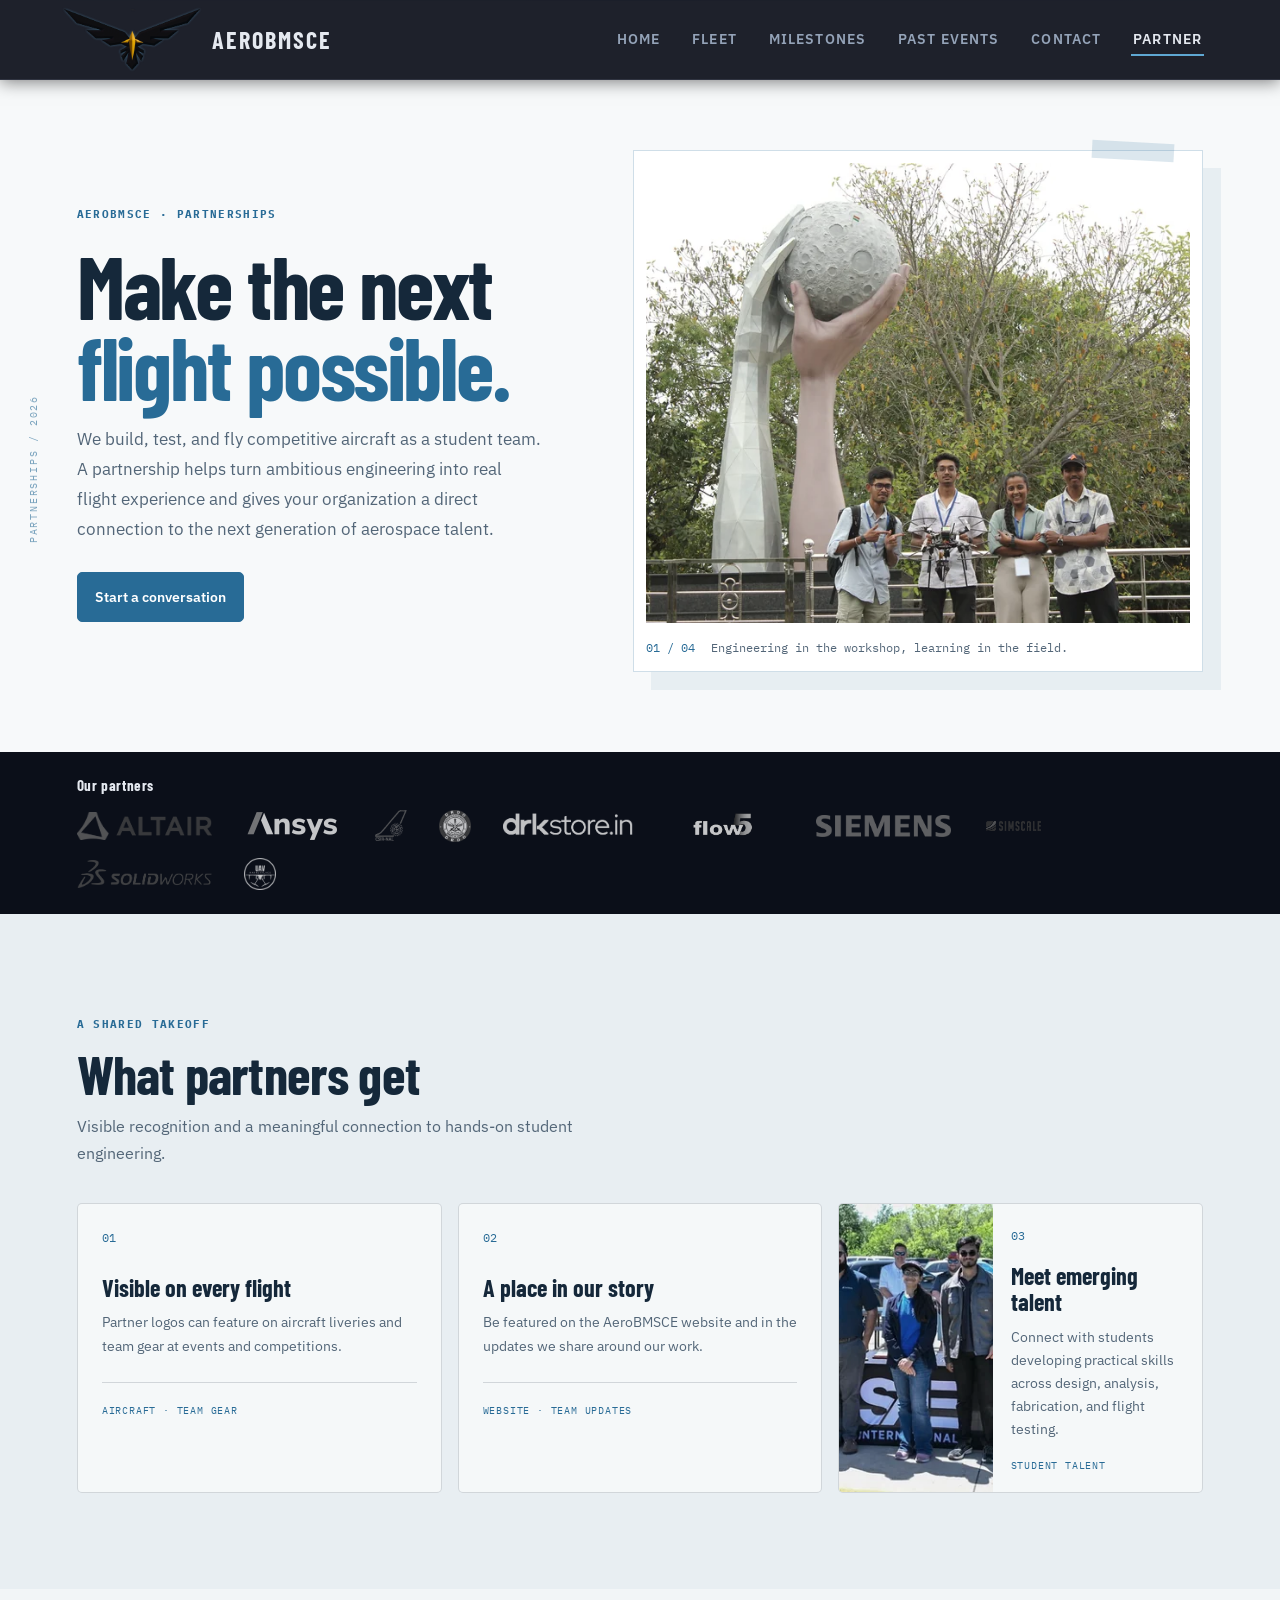
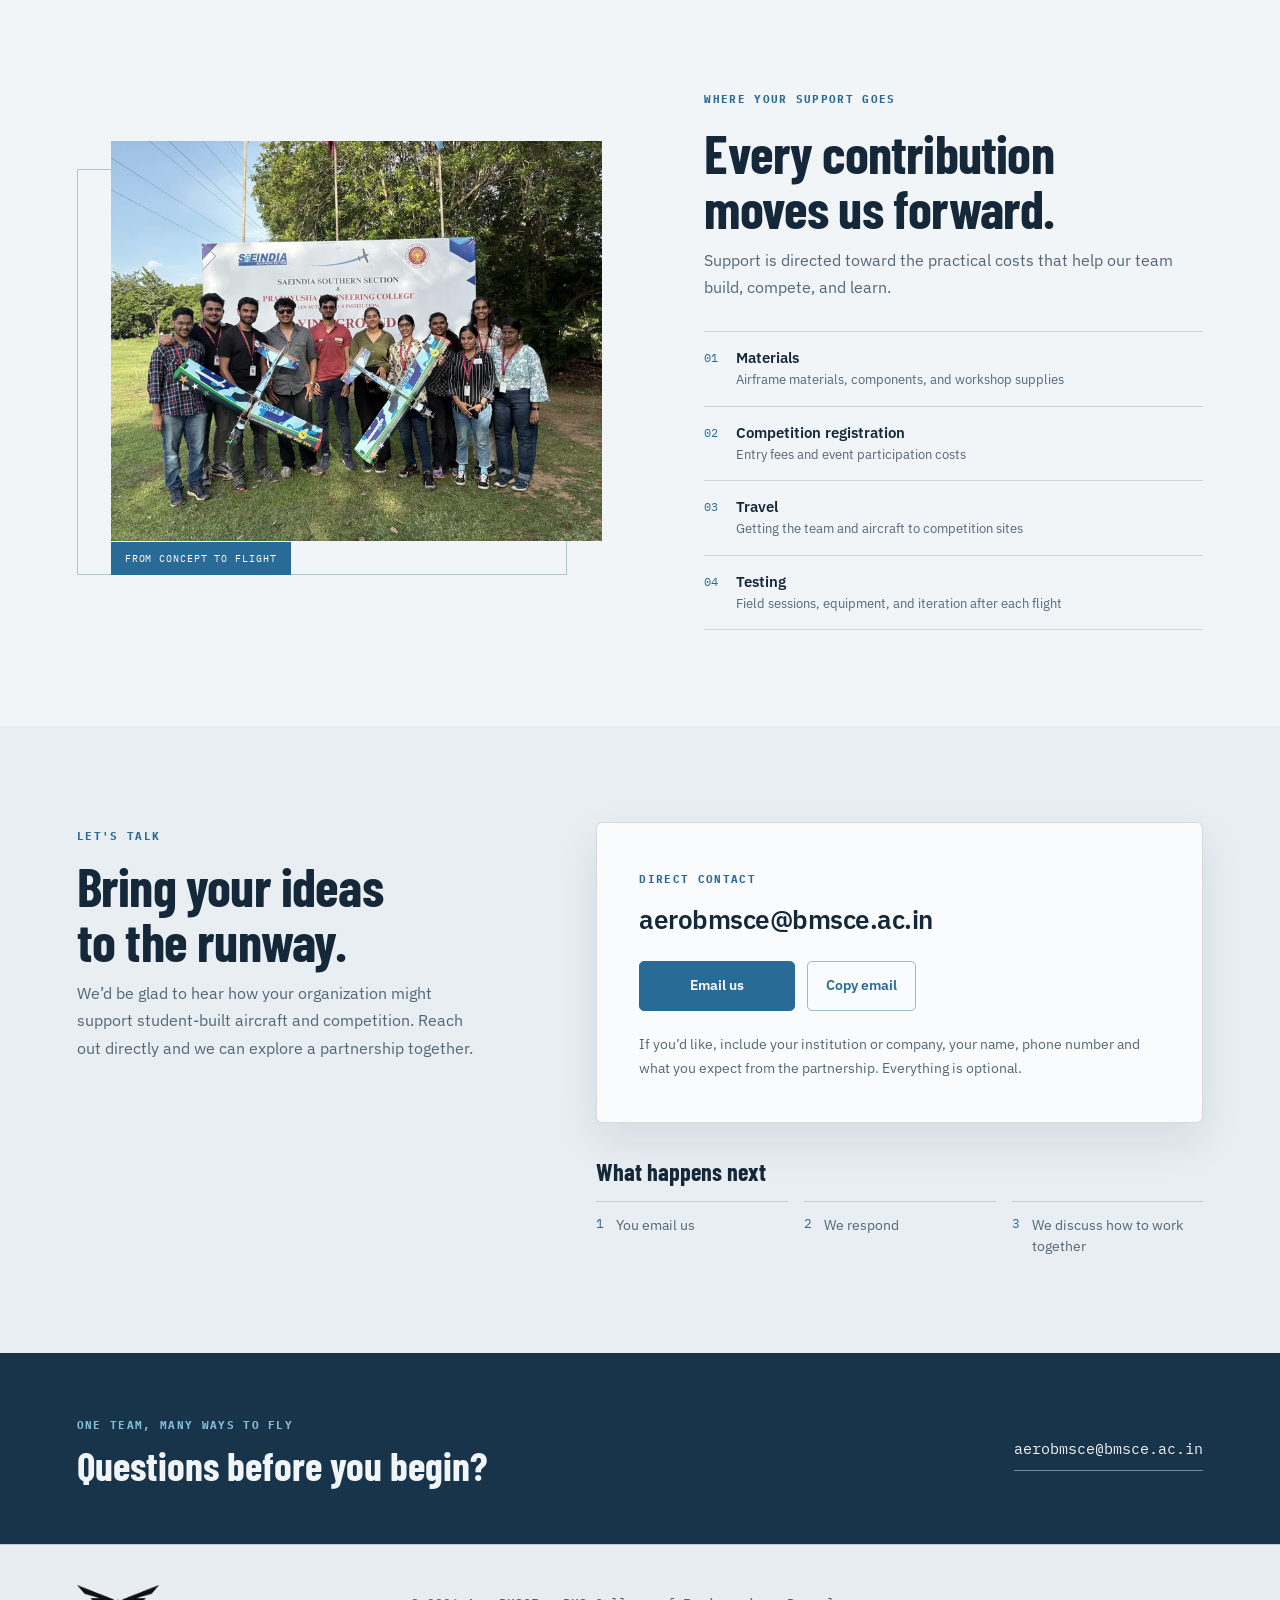
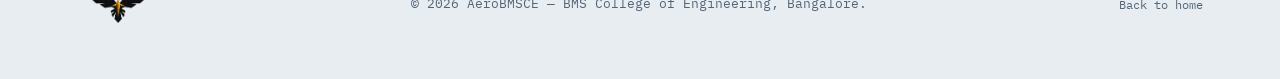
<file: partner.html>
<!DOCTYPE html>
<html lang="en" class="no-js">
<head>
  <meta charset="utf-8">
  <meta name="viewport" content="width=device-width, initial-scale=1">
  <meta name="description" content="Partner with AeroBMSCE and support student-built aircraft, competition teams, and emerging engineering talent.">
  <meta name="theme-color" content="#f2f5f7">
  <link rel="icon" type="image/png" href="images/header-logo.png">
  <link rel="preconnect" href="https://fonts.googleapis.com">
  <link rel="preconnect" href="https://fonts.gstatic.com" crossorigin>
  <link rel="stylesheet" href="https://fonts.googleapis.com/css2?family=Barlow+Condensed:wght@700&family=IBM+Plex+Mono:wght@400;700&family=IBM+Plex+Sans:wght@400;600&display=swap">
  <link rel="stylesheet" href="css/base.css">
  <link rel="stylesheet" href="css/layout.css">
  <link rel="stylesheet" href="css/components.css">
  <link rel="stylesheet" href="css/sections/navbar.css">
  <link rel="stylesheet" href="css/sections/footer.css">
  <link rel="stylesheet" href="css/sections/partner-logos.css">
  <link rel="stylesheet" href="css/sections/partner.css">
  <title>Partner with AeroBMSCE</title>
</head>
<body class="partner-page">
  <a class="skip-link" href="#main">Skip to main content</a>
  <header class="site-header" id="siteHeader">
    <div class="header-inner">
      <a href="index.html#home" class="logo-link" aria-label="AeroBMSCE home">
        <picture><source type="image/webp" srcset="images/logo.webp"><img src="images/logo.png" alt="AeroBMSCE Logo" class="header-logo" width="105" height="48"></picture>
        <span class="logo-text">AEROBMSCE</span>
      </a>
      <nav class="nav" id="mainNav" aria-label="Main navigation">
        <a href="index.html#home" class="nav-link">Home</a>
        <a href="index.html#fleet" class="nav-link">Fleet</a>
        <a href="index.html#achievements" class="nav-link">Milestones</a>
        <a href="index.html#previous-events" class="nav-link">Past Events</a>
        <a href="index.html#contact" class="nav-link">Contact</a>
        <a href="partner.html" class="nav-link active" aria-current="page">Partner</a>
      </nav>
      <button class="mobile-menu-btn" id="mobileMenuBtn" type="button" aria-label="Toggle navigation menu" aria-expanded="false"><span class="hamburger-bar"></span><span class="hamburger-bar"></span><span class="hamburger-bar"></span></button>
    </div>
  </header>
  <main id="main">
    <section class="partner-hero partner-reveal">
      <div class="partner-wrap partner-hero-grid">
        <div class="partner-hero-copy">
          <span class="partner-eyebrow">AEROBMSCE · PARTNERSHIPS</span>
          <h1>Make the next<br><em>flight possible.</em></h1>
          <p>We build, test, and fly competitive aircraft as a student team. A partnership helps turn ambitious engineering into real flight experience and gives your organization a direct connection to the next generation of aerospace talent.</p>
          <a class="partner-cta" href="#partnership-contact">Start a conversation</a>
        </div>
        <figure class="partner-hero-image">
          <img src="images/photo6-800w.webp" srcset="images/photo6-480w.webp 480w, images/photo6-800w.webp 800w, images/photo6-1280w.webp 1280w" sizes="(max-width: 800px) 92vw, 52vw" alt="AeroBMSCE team members working together on an aircraft" width="1280" height="853" fetchpriority="high">
          <figcaption><span>01 / 04</span> Engineering in the workshop, learning in the field.</figcaption>
        </figure>
        <span class="partner-hero-index" aria-hidden="true">PARTNERSHIPS / 2026</span>
      </div>
    </section>

    <!-- Compact partner recognition strip below the hero. -->
    <section class="partners-band partners-band--compact" aria-labelledby="partners-title">
      <div class="partner-wrap partners-band-inner partner-reveal">
        <h2 id="partners-title">Our partners</h2>
        <ul class="partner-logo-list" aria-label="AeroBMSCE partners">
          <li><img src="images/altair.webp" alt="Altair"></li>
          <li><img src="images/ansys.webp" alt="ANSYS"></li>
          <li><img src="images/csir-nal.webp" alt="CSIR–National Aerospace Laboratories"></li>
          <li><img src="images/drdo.webp" alt="DRDO"></li>
          <li><img src="images/drkstore.webp" alt="DRK Store"></li>
          <li><img src="images/flow5.webp" alt="FLOW-5"></li>
          <li><img src="images/siemens.webp" alt="Siemens"></li>
          <li><img src="images/simscale.webp" alt="SimScale"></li>
          <li><img src="images/solidworks.webp" alt="SOLIDWORKS"></li>
          <li><img src="images/uav-marketplace.webp" alt="UAV Marketplace"></li>
        </ul>
      </div>
    </section>

    <section class="partner-section benefits-section" aria-labelledby="benefits-title">
      <div class="partner-wrap">
        <div class="partner-section-heading partner-reveal"><span class="partner-eyebrow">A SHARED TAKEOFF</span><h2 id="benefits-title">What partners get</h2><p>Visible recognition and a meaningful connection to hands-on student engineering.</p></div>
        <div class="benefit-grid">
          <article class="benefit-card partner-reveal"><span class="card-index">01</span><h3>Visible on every flight</h3><p>Partner logos can feature on aircraft liveries and team gear at events and competitions.</p><div class="benefit-rule"></div><span class="card-note">AIRCRAFT · TEAM GEAR</span></article>
          <article class="benefit-card partner-reveal"><span class="card-index">02</span><h3>A place in our story</h3><p>Be featured on the AeroBMSCE website and in the updates we share around our work.</p><div class="benefit-rule"></div><span class="card-note">WEBSITE · TEAM UPDATES</span></article>
          <article class="benefit-card benefit-card-image partner-reveal"><img src="images/photo3-480w.webp" alt="Student engineers collaborating on a project" width="480" height="320" loading="lazy"><div><span class="card-index">03</span><h3>Meet emerging talent</h3><p>Connect with students developing practical skills across design, analysis, fabrication, and flight testing.</p><span class="card-note">STUDENT TALENT</span></div></article>
        </div>
      </div>
    </section>

    <section class="partner-section support-section" aria-labelledby="support-title">
      <div class="partner-wrap support-grid">
        <div class="support-photo partner-reveal"><img src="images/photo2-800w.webp" srcset="images/photo2-480w.webp 480w, images/photo2-800w.webp 800w" sizes="(max-width: 800px) 92vw, 46vw" alt="AeroBMSCE aircraft prepared for testing" width="800" height="533" loading="lazy"><span>FROM CONCEPT TO FLIGHT</span></div>
        <div class="support-copy partner-reveal"><span class="partner-eyebrow">WHERE YOUR SUPPORT GOES</span><h2 id="support-title">Every contribution<br>moves us forward.</h2><p>Support is directed toward the practical costs that help our team build, compete, and learn.</p>
          <ul class="support-list"><li><span>01</span><div><strong>Materials</strong><small>Airframe materials, components, and workshop supplies</small></div></li><li><span>02</span><div><strong>Competition registration</strong><small>Entry fees and event participation costs</small></div></li><li><span>03</span><div><strong>Travel</strong><small>Getting the team and aircraft to competition sites</small></div></li><li><span>04</span><div><strong>Testing</strong><small>Field sessions, equipment, and iteration after each flight</small></div></li></ul>
        </div>
      </div>
    </section>

    <section class="partner-section partnership-contact-section" id="partnership-contact" aria-labelledby="contact-title">
      <div class="partner-wrap contact-layout">
        <div class="contact-intro partner-reveal"><span class="partner-eyebrow">LET'S TALK</span><h2 id="contact-title">Bring your ideas<br>to the runway.</h2><p>We’d be glad to hear how your organization might support student-built aircraft and competition. Reach out directly and we can explore a partnership together.</p></div>
        <div class="contact-column partner-reveal">
          <div class="contact-card">
            <span class="partner-eyebrow">DIRECT CONTACT</span>
            <a class="contact-email" href="mailto:aerobmsce@bmsce.ac.in?subject=Partnership%20enquiry%20-%20AeroBMSCE">aerobmsce@bmsce.ac.in</a>
            <div class="contact-actions">
              <button class="partner-cta email-cta" id="emailUsButton" type="button">Email us</button>
              <button class="copy-email-button" id="copyEmailButton" type="button" aria-live="polite">Copy email</button>
            </div>
            <p class="contact-guidance">If you’d like, include your institution or company, your name, phone number and what you expect from the partnership. Everything is optional.</p>
          </div>
          <div class="next-steps partner-reveal">
            <h3>What happens next</h3>
            <ol><li><span>1</span><p>You email us</p></li><li><span>2</span><p>We respond</p></li><li><span>3</span><p>We discuss how to work together</p></li></ol>
          </div>
        </div>
      </div>
    </section>

    <section class="partner-contact partner-reveal" aria-labelledby="partner-contact-title">
      <div class="partner-wrap partner-contact-inner"><div><span class="partner-eyebrow">ONE TEAM, MANY WAYS TO FLY</span><h2 id="partner-contact-title">Questions before you begin?</h2></div><a href="mailto:aerobmsce@bmsce.ac.in">aerobmsce@bmsce.ac.in</a></div>
    </section>
  </main>
  <footer class="site-footer partner-footer">
    <div class="partner-wrap footer-inner"><a href="index.html#home" class="footer-brand"><img src="images/logo.webp" alt="AeroBMSCE" width="105" height="48"></a><p class="footer-copy">&copy; 2026 AeroBMSCE — BMS College of Engineering, Bangalore.</p><a class="footer-home" href="index.html">Back to home</a></div>
  </footer>
  <script type="module">
    import { initMobileMenu } from './js/ui/mobileMenu.js';
    document.documentElement.classList.remove('no-js');
    initMobileMenu();

    const partnershipMailto = 'mailto:aerobmsce@bmsce.ac.in?subject=Partnership%20enquiry%20-%20AeroBMSCE';
    document.getElementById('emailUsButton').addEventListener('click', () => {
      window.location.href = partnershipMailto;
    });

    const reducedMotion = window.matchMedia('(prefers-reduced-motion: reduce)').matches;
    const revealItems = document.querySelectorAll('.partner-reveal');
    if (reducedMotion || !('IntersectionObserver' in window)) {
      revealItems.forEach((item) => item.classList.add('is-visible'));
    } else {
      const revealObserver = new IntersectionObserver((entries, observer) => {
        entries.forEach((entry) => {
          if (entry.isIntersecting) { entry.target.classList.add('is-visible'); observer.unobserve(entry.target); }
        });
      }, { threshold: 0.12 });
      revealItems.forEach((item) => revealObserver.observe(item));
    }

    // Copy the visible address and fall back to the legacy selection command on file:// or older browsers.
    const copyButton = document.getElementById('copyEmailButton');
    const emailAddress = 'aerobmsce@bmsce.ac.in';
    let copyResetTimer;
    function copyWithFallback() {
      const temporaryField = document.createElement('textarea');
      temporaryField.value = emailAddress;
      temporaryField.setAttribute('readonly', '');
      temporaryField.style.position = 'fixed';
      temporaryField.style.opacity = '0';
      document.body.appendChild(temporaryField);
      temporaryField.select();
      const copied = typeof document.execCommand === 'function' && document.execCommand('copy');
      temporaryField.remove();
      return copied;
    }
    copyButton.addEventListener('click', async () => {
      let copied = false;
      try {
        if (navigator.clipboard && window.isSecureContext) {
          await navigator.clipboard.writeText(emailAddress);
          copied = true;
        } else {
          copied = copyWithFallback();
        }
      } catch {
        copied = copyWithFallback();
      }
      if (!copied) return;
      copyButton.textContent = 'Copied';
      window.clearTimeout(copyResetTimer);
      copyResetTimer = window.setTimeout(() => { copyButton.textContent = 'Copy email'; }, 2000);
    });
  </script>
</body>
</html>
</file>
<file: css/base.css>
/**
 * css/base.css — Base tokens, typography, CSS reset, and accessibility fallbacks
 * Depends on: None
 * Touches: :root, html, body, a, focus states, .no-js
 *
 * PALETTE (Prompt 3 — all warm amber replaced with steel-blue):
 *   --color-bg        #0B0F19   page background
 *   --color-surface   #131D31   cards, panels
 *   --color-accent    #5FA8D3   ONLY accent — nav underlines, labels, links, specs
 *   --color-accent-h  #8CC4E8   hover/active state of accent
 *   --color-text      #E5E9F0   headings and large numbers (off-white, NOT accent)
 *   --color-muted     #94A3B8   body copy, secondary labels
 *   --color-border    rgba(148,163,184,0.15)  subtle dividers
 */

:root {
  /* ── Primary Palette (all pages must use only these) ─────── */
  --color-bg:           #0B0F19;
  --color-surface:      #131D31;
  --color-surface-hover:#1A2640;
  --color-accent:       #5FA8D3;
  --color-accent-hover: #8CC4E8;
  --color-text:         #E5E9F0;
  --color-muted:        #94A3B8;
  --color-border:       rgba(148, 163, 184, 0.15);

  /* Typography */
  --font-heading: 'Barlow Condensed', 'Rajdhani', 'Inter', sans-serif;
  --font-body:    'IBM Plex Sans', 'Inter', -apple-system, BlinkMacSystemFont, sans-serif;
  --font-mono:    'IBM Plex Mono', 'Space Mono', monospace;

  /* Dimensions */
  --header-height:   80px;
  --container-max:   1200px;
}

*, *::before, *::after {
  box-sizing: border-box;
}

html {
  font-size: 16px;
  scroll-behavior: auto; /* Managed by Lenis on desktop / native smooth on touch */
  -webkit-text-size-adjust: 100%;
  -ms-text-size-adjust: 100%;
  text-size-adjust: 100%;
}

body {
  margin: 0;
  padding: 0;
  background-color: var(--color-bg);
  color: var(--color-text);
  font-family: var(--font-body);
  font-size: 16px;
  line-height: 1.6;
  overflow-x: clip;
  overscroll-behavior-y: none;
  -webkit-font-smoothing: antialiased;
  -moz-osx-font-smoothing: grayscale;
}

a {
  color: var(--color-accent);
  text-decoration: none;
  transition: opacity 0.2s ease, color 0.2s ease;
}

a:hover {
  opacity: 0.85;
  color: var(--color-accent-hover);
}

a:focus-visible,
button:focus-visible,
input:focus-visible,
textarea:focus-visible {
  outline: 2px solid var(--color-accent);
  outline-offset: 3px;
}

img, picture {
  max-width: 100%;
  display: block;
}

/* ── NO-JS FALLBACK (Instant visibility if JS fails or disabled) ── */
.no-js .hero-headline,
.no-js .hero-tag,
.no-js .hero-sub,
.no-js .hero-cta,
.no-js .systems-check,
.no-js .body-block,
.no-js .section-header,
.no-js .sec-number,
.no-js .sec-title,
.no-js .stat-item,
.no-js .ms,
.no-js .gallery-item {
  opacity: 1 !important;
  transform: none !important;
  clip-path: none !important;
  -webkit-clip-path: none !important;
}

/* ── REDUCED MOTION ── */
@media (prefers-reduced-motion: reduce) {
  *, *::before, *::after {
    animation-duration: 0.01ms !important;
    animation-iteration-count: 1 !important;
    transition-duration: 0.01ms !important;
  }
}

/* ── ACCESSIBILITY & UTILITIES ── */
.skip-link {
  position: absolute;
  top: -120px;
  left: 16px;
  background: var(--color-surface);
  color: var(--color-accent);
  padding: 10px 18px;
  border: 1px solid var(--color-accent);
  z-index: 10000;
  font-family: var(--font-mono);
  font-size: 13px;
  text-decoration: none;
  transition: top 0.2s ease;
}

.skip-link:focus {
  top: 16px;
  outline: 2px solid var(--color-accent);
}

.caption-tag {
  display: inline-block;
  font-family: var(--font-mono);
  font-size: 11px;
  color: var(--color-muted);
  letter-spacing: 0.08em;
  margin-top: 8px;
}
</file>
<file: css/layout.css>
/**
 * css/layout.css — Layout containers, grid helpers, section structure, and breakpoints
 * Depends on: css/base.css
 * Touches: .wrap, .content-section, .section-header, .sec-number, .sec-title, .two-col
 * Palette: sec-number uses --color-text at very low opacity as ghost; sec-title uses --color-text
 */

.wrap {
  width: 90%;
  max-width: var(--container-max);
  margin-left: auto;
  margin-right: auto;
}

.content-section {
  padding: 80px 0;
  position: relative;
}

/* ── Section Header (Engineering Telemetry Style) ── */
.section-header {
  position: relative;
  display: flex;
  align-items: baseline;
  gap: 16px;
  margin-bottom: 32px;
  overflow: hidden;
}

.sec-number {
  font-family: var(--font-mono);
  font-size: clamp(48px, 8vw, 96px);
  font-weight: 700;
  color: rgba(148, 163, 184, 0.08); /* ghost slate, not amber */
  line-height: 1;
  user-select: none;
  transform: translateY(20px);
  opacity: 0;
}

.sec-title {
  font-family: var(--font-heading);
  font-size: clamp(20px, 3.5vw, 32px);
  font-weight: 700;
  color: var(--color-text);
  letter-spacing: 0.06em;
  text-transform: uppercase;
  margin: 0;
  transform: translateY(20px);
  opacity: 0;
}

/* ── Body Blocks (Scroll-revealed) ── */
.body-block:not(.fleet-card) {
  opacity: 0;
  transform: translateY(24px);
}

.sub-heading {
  font-family: var(--font-mono);
  font-size: 13px;
  font-weight: 400;
  color: var(--color-accent);
  letter-spacing: 0.12em;
  text-transform: uppercase;
  margin: 0 0 12px;
}

.two-col {
  display: grid;
  grid-template-columns: 1fr 1fr;
  gap: 40px;
  margin-bottom: 32px;
}

/* ── Responsive Breakpoints ── */
@media (max-width: 1024px) {
  .wrap {
    width: 92%;
  }
}

@media (max-width: 768px) {
  .content-section {
    padding: 60px 0;
  }
  .two-col {
    grid-template-columns: 1fr;
    gap: 24px;
  }
  .section-header {
    gap: 12px;
  }
}
</file>
<file: css/components.css>
/**
 * css/components.css — Reusable UI components (buttons and altimeter)
 * Depends on: css/base.css
 * Touches: .fly-btn, .btn-outline, .back-to-top, .altimeter, .scroll-progress-bar
 * Palette: accent only for focus rings and active states; buttons are dark/light fill, not amber
 */

/* ── FLIGHT BUTTON (.fly-btn Takeoff Animation) ── */
.fly-btn {
  position: relative;
  display: inline-flex;
  align-items: center;
  justify-content: center;
  width: 220px;
  height: 56px;
  border: 0;
  border-radius: 999px;
  background: #ffffff;
  color: #0b3d91;
  font-family: var(--font-body);
  font-size: 1.1rem;
  font-weight: 700;
  cursor: pointer;
  overflow: hidden; /* keeps the plane inside the button */
  text-decoration: none;
  box-shadow: 0 4px 20px rgba(0, 0, 0, 0.4), 0 0 20px rgba(95, 168, 211, 0.25);
  transition: transform 0.15s ease, box-shadow 0.25s ease;
  user-select: none;
  outline: none;
}

.fly-btn:hover {
  transform: scale(1.04);
  box-shadow: 0 6px 28px rgba(95, 168, 211, 0.45);
  color: #0b3d91;
}

.fly-btn:focus-visible {
  outline: 2px solid var(--color-accent);
  outline-offset: 4px;
}

.fly-btn:disabled,
.fly-btn[aria-busy="true"] {
  cursor: default;
  transform: none;
}

.fly-btn .label {
  display: inline-flex;
  align-items: center;
  gap: 6px;
  transition: opacity 0.3s ease, transform 0.3s ease;
  z-index: 1;
}

/* Small plane, hidden off the left edge of the button */
.fly-btn .plane {
  position: absolute;
  left: 0;
  top: 50%;
  width: 44px;
  transform: translate(-70px, -50%);
  pointer-events: none;
  z-index: 2;
}

.fly-btn .plane svg {
  width: 100%;
  display: block;
}

/* States added by JS */
.fly-btn.flying .label {
  opacity: 0;
  transform: translateY(8px);
}

.fly-btn.flying .plane {
  animation: fly 1.1s ease-in-out forwards;
}

@keyframes fly {
  0%   { transform: translate(-70px, -50%)              rotate(0deg); }
  25%  { transform: translate(40px,  calc(-50% - 3px))  rotate(-6deg);  }  /* starts rising */
  60%  { transform: translate(130px, calc(-50% - 12px)) rotate(-14deg); }  /* climbs */
  100% { transform: translate(290px, calc(-50% - 30px)) rotate(-22deg); }  /* exits up and right */
}

@media (prefers-reduced-motion: reduce) {
  .fly-btn.flying .plane {
    animation-duration: 0.01s;
  }
}


.btn-outline {
  display: inline-flex;
  align-items: center;
  justify-content: center;
  min-height: 44px;
  padding: 10px 24px;
  background: transparent;
  color: var(--color-accent);
  font-family: var(--font-body);
  font-size: 13px;
  font-weight: 600;
  letter-spacing: 0.08em;
  text-transform: uppercase;
  border: 1px solid rgba(95, 168, 211, 0.4);
  border-radius: 0; /* Rectangular */
  cursor: pointer;
  transition: background-color 0.25s ease, border-color 0.25s ease, color 0.25s ease;
  user-select: none;
}

.btn-outline:hover {
  background: rgba(95, 168, 211, 0.1);
  border-color: var(--color-accent);
  color: var(--color-text);
}

.back-to-top {
  min-height: 44px;
  padding: 8px 16px;
  font-family: var(--font-mono);
  font-size: 12px;
}

/* ── ALTIMETER TELEMETRY GAUGE (Desktop) ── */
.altimeter {
  position: fixed;
  right: 16px;
  top: 50%;
  transform: translateY(-50%);
  z-index: 500;
  display: flex;
  flex-direction: column;
  align-items: center;
  gap: 4px;
  pointer-events: none;
  user-select: none;
}

.alt-label,
.alt-unit {
  font-family: var(--font-mono);
  font-size: 8px;
  color: rgba(95, 168, 211, 0.5);
  letter-spacing: 0.1em;
  text-transform: uppercase;
}

.alt-reading {
  font-family: var(--font-mono);
  font-size: 13px;
  font-weight: 700;
  color: rgba(95, 168, 211, 0.85);
  letter-spacing: 0.05em;
  line-height: 1;
}

.alt-phase {
  font-family: var(--font-mono);
  font-size: 7px;
  color: rgba(95, 168, 211, 0.45);
  text-transform: uppercase;
  letter-spacing: 0.05em;
  writing-mode: vertical-rl;
  margin-top: 6px;
}

.alt-track {
  width: 2px;
  height: 120px;
  background: rgba(95, 168, 211, 0.1);
  overflow: hidden;
  margin-top: 4px;
}

.alt-fill {
  width: 100%;
  height: 100%;
  background: rgba(95, 168, 211, 0.6);
  transform: scaleY(0);
  transform-origin: bottom;
}

@media (max-width: 768px) {
  .altimeter { display: none; }
}
</file>
<file: css/sections/navbar.css>
/**
 * css/sections/navbar.css — Site header, sticky navigation bar, and notice banner
 * Depends on: css/base.css
 * Touches: .site-header, .header-inner, .header-logo, .nav, .nav-link, .notice
 * Palette: --color-accent for active underline, --color-text for hover, --color-border for divider
 */

.notice {
  background: rgba(11, 15, 25, 0.97);
  color: var(--color-muted);
  font-family: var(--font-body);
  font-size: 13px;
  padding: 8px 12px;
  text-align: center;
}

.site-header {
  position: fixed;
  top: 0;
  left: 0;
  right: 0;
  height: 80px;
  z-index: 1000;
  background: rgba(11, 15, 25, 0.92);
  -webkit-backdrop-filter: blur(12px);
  backdrop-filter: blur(12px);
  border-bottom: 1px solid var(--color-border);
  box-shadow: 0 2px 16px rgba(0, 0, 0, 0.5);
  transition: transform 0.35s ease;
}

@supports not ((-webkit-backdrop-filter: blur(8px)) or (backdrop-filter: blur(8px))) {
  .site-header {
    background: var(--color-bg);
  }
}

.site-header.header-hidden {
  transform: translateY(-100%);
}

.header-inner {
  display: flex;
  align-items: center;
  justify-content: space-between;
  height: 100%;
  padding: 0 5%;
  max-width: 100%;
}

.logo-link {
  display: inline-flex;
  align-items: center;
  gap: 12px;
  height: 100%;
  text-decoration: none;
}

.header-logo {
  height: 62px; /* ~78% of 80px navbar height */
  width: auto;
  max-height: 62px;
  object-fit: contain;
  display: block;
  filter: drop-shadow(0 0 1px rgba(95, 168, 211, 0.5));
  transition: transform 0.25s ease, filter 0.25s ease;
}

.logo-link:hover .header-logo {
  filter: drop-shadow(0 0 3px rgba(95, 168, 211, 0.8));
  transform: scale(1.04);
}

.logo-text {
  font-family: var(--font-heading);
  font-size: 24px;
  font-weight: 700;
  letter-spacing: 0.08em;
  color: var(--color-text);
  line-height: 1;
}

@media (max-width: 768px) {
  .logo-text {
    display: none;
  }
}

.nav {
  display: flex;
  align-items: center;
  gap: 4px;
}

.nav-link {
  min-height: 44px;
  display: inline-flex;
  align-items: center;
  padding: 8px 14px;
  color: var(--color-muted);
  font-size: 14px;
  font-weight: 600;
  letter-spacing: 0.08em;
  text-transform: uppercase;
  transition: color 0.2s ease;
  position: relative;
}

.nav-link:hover,
.nav-link.active {
  color: var(--color-text);
}

/* Active underline uses --color-accent (the ONLY accent color) */
.nav-link.active::after {
  content: '';
  position: absolute;
  bottom: 6px;
  left: 12px;
  right: 12px;
  height: 2px;
  background: var(--color-accent);
}

/* Mobile Hamburger Button (Desktop: hidden, Mobile: 44px accessible touch target) */
.mobile-menu-btn {
  display: none;
  background: transparent;
  border: 1px solid var(--color-border);
  border-radius: 2px;
  width: 44px;
  height: 44px;
  padding: 10px;
  cursor: pointer;
  flex-direction: column;
  justify-content: space-around;
  align-items: center;
  transition: border-color 0.2s ease, background 0.2s ease;
}

.mobile-menu-btn:hover,
.mobile-menu-btn:focus-visible {
  border-color: var(--color-accent);
  outline: none;
}

.hamburger-bar {
  width: 22px;
  height: 2px;
  background: var(--color-text);
  border-radius: 1px;
  transition: transform 0.25s ease, opacity 0.25s ease, background 0.2s ease;
}

.mobile-menu-btn[aria-expanded="true"] .hamburger-bar:nth-child(1) {
  transform: translateY(7px) rotate(45deg);
  background: var(--color-accent);
}
.mobile-menu-btn[aria-expanded="true"] .hamburger-bar:nth-child(2) {
  opacity: 0;
}
.mobile-menu-btn[aria-expanded="true"] .hamburger-bar:nth-child(3) {
  transform: translateY(-7px) rotate(-45deg);
  background: var(--color-accent);
}

@media (max-width: 768px) {
  .header-logo {
    height: 42px;
    max-height: 42px;
    width: auto;
  }
  .mobile-menu-btn {
    display: flex;
  }
  .nav {
    display: none;
    position: fixed;
    top: 80px;
    left: 0;
    right: 0;
    background: rgba(11, 15, 25, 0.98);
    -webkit-backdrop-filter: blur(16px);
    backdrop-filter: blur(16px);
    border-bottom: 1px solid var(--color-border);
    flex-direction: column;
    align-items: stretch;
    padding: 12px 20px 20px;
    gap: 4px;
    box-shadow: 0 16px 32px rgba(0, 0, 0, 0.7);
    z-index: 999;
  }
  .nav.nav-open {
    display: flex;
  }
  .nav-link {
    min-height: 44px;
    padding: 10px 14px;
    font-size: 15px;
    border-bottom: 1px solid rgba(148, 163, 184, 0.08);
  }
  .nav-link.active::after {
    bottom: 0;
    left: 14px;
    right: 14px;
  }
}

.jump-btn {
  font-family: var(--font-mono);
  font-size: 12px;
  letter-spacing: 0.08em;
  padding: 6px 14px;
  margin-left: 12px;
  color: var(--color-accent);
  border: 1px solid rgba(95, 168, 211, 0.35);
  background: rgba(19, 29, 49, 0.4);
  cursor: pointer;
  transition: all 0.2s ease;
}

.jump-btn:hover {
  background: rgba(95, 168, 211, 0.15);
  border-color: var(--color-accent);
}
</file>
<file: css/sections/footer.css>
/**
 * css/sections/footer.css — Site footer, CAD aircraft icon, copyright, and top navigation
 * Depends on: css/base.css, css/layout.css
 * Touches: .site-footer, .footer-inner, .footer-plane, .footer-copy
 */

.site-footer {
  padding: 40px 0 56px;
  border-top: 1px solid var(--color-border);
  background: var(--color-bg);
  position: relative;
}

.footer-inner {
  display: flex;
  align-items: center;
  justify-content: space-between;
  gap: 20px;
  flex-wrap: wrap;
}

.footer-plane {
  width: 100px;
  height: auto;
  opacity: 0.6;
}

.footer-copy {
  font-family: var(--font-mono);
  font-size: 13px;
  color: var(--color-muted);
  margin: 0;
}

@media (max-width: 768px) {
  .footer-inner {
    flex-direction: column;
    text-align: center;
    gap: 16px;
  }
}
</file>
<file: css/sections/partner-logos.css>
/* Shared sponsor logo band used by the home and partnership pages. */
:root {
  --partners-band-bg: #0B0F19;
  --partners-band-text: #E5E9F0;
  --partners-logo-height: 44px;
  --partners-logo-gap: clamp(22px, 3.5vw, 48px);
  --partners-band-padding: clamp(28px, 4vw, 44px);
}

.partners-band {
  padding: var(--partners-band-padding) 0;
  background: var(--partners-band-bg);
  color: var(--partners-band-text);
}

.partners-band-inner { display: grid; gap: 22px; }
.partners-band h2 {
  margin: 0;
  color: var(--partners-band-text);
  font: 700 18px/1.2 var(--font-heading);
  letter-spacing: .04em;
}

.partner-logo-list {
  display: flex;
  flex-wrap: wrap;
  align-items: center;
  justify-content: space-between;
  gap: 22px var(--partners-logo-gap);
  list-style: none;
  margin: 0;
  padding: 0;
}

.partner-logo-list li { display: flex; align-items: center; justify-content: center; margin: 0; }
.partner-logo-list img {
  display: block;
  width: auto;
  height: var(--partners-logo-height);
  max-width: min(160px, 28vw);
  object-fit: contain;
  filter: grayscale(1);
  opacity: .76;
  transition: filter .22s ease, opacity .22s ease;
}
.partner-logo-list img:hover { filter: grayscale(0); opacity: 1; }

.partners-band--compact { --partners-logo-height: 32px; --partners-band-padding: 24px; }
.partners-band--compact .partners-band-inner { gap: 16px; }
.partners-band--compact h2 { font-size: 15px; }
.partners-band--compact .partner-logo-list { justify-content: flex-start; gap: 16px clamp(18px, 2.5vw, 34px); }
.partners-band--compact .partner-logo-list img { max-width: min(135px, 25vw); }

@media (max-width: 768px) {
  .partner-logo-list { justify-content: center; }
  .partners-band--compact .partner-logo-list { justify-content: center; }
}

@media (prefers-reduced-motion: reduce) {
  .partner-logo-list img { transition: none; }
}
</file>
<file: css/sections/partner.css>
/* Partner page: a lighter presentation using the site's existing blue and type system. */
.partner-page {
  --partner-space-sm: 16px;
  --partner-space-md: 24px;
  --partner-space-lg: 36px;
  --partner-radius: 6px;
  --color-bg: #f2f5f7;
  --color-surface: #e7edf1;
  --color-surface-hover: #dce6ec;
  --color-text: #15283a;
  --color-muted: #536678;
  --color-border: rgba(21, 40, 58, .16);
  --color-accent: #286b96;
  --color-accent-hover: #1d567d;
  background: var(--color-bg);
  color: var(--color-text);
  overflow-x: hidden;
}
.partner-wrap { width: min(1160px, 88%); margin-inline: auto; }
.partner-page .site-header { --color-bg: #0B0F19; --color-text: #E5E9F0; --color-muted: #94A3B8; --color-border: rgba(148,163,184,.15); --color-accent: #5FA8D3; --color-accent-hover: #8CC4E8; }
.partner-page .site-footer { background: #e7edf1; border-color: var(--color-border); }
.partner-page .footer-copy { color: var(--color-muted); }
.partner-hero { position: relative; padding: 150px 0 80px; overflow: hidden; background: #f7f9fa; }
.partner-hero::before { content: ''; position: absolute; inset: 0 0 auto; height: 1px; background: linear-gradient(90deg, transparent, rgba(40,107,150,.28), transparent); }
.partner-hero-grid { position: relative; display: grid; grid-template-columns: .9fr 1.1fr; align-items: center; gap: clamp(34px, 7vw, 100px); }
.partner-eyebrow { display: inline-block; color: var(--color-accent); font: 700 11px/1.4 var(--font-mono); letter-spacing: .12em; text-transform: uppercase; }
.partner-hero h1 { margin: 20px 0 18px; color: var(--color-text); font: 700 clamp(56px, 7vw, 88px)/.92 var(--font-heading); letter-spacing: -.025em; }
.partner-hero h1 em { color: var(--color-accent); font-style: normal; }
.partner-hero-copy > p { max-width: 480px; margin: 0 0 28px; color: var(--color-muted); font-size: 17px; line-height: 1.75; }
.partner-cta { display: inline-flex; align-items: center; justify-content: space-between; gap: 34px; min-height: 50px; padding: 12px 17px; border: 1px solid var(--color-accent); border-radius: 5px; background: var(--color-accent); color: #fff; font: 600 14px/1.2 var(--font-body); transition: background .16s ease, box-shadow .16s ease, transform .16s ease; }
.partner-cta:hover { color: #fff; background: var(--color-accent-hover); transform: translateY(-2px); }
.partner-cta:focus-visible { outline: 3px solid rgba(40,107,150,.42); outline-offset: 3px; }
.partner-cta:active { transform: translateY(1px) scale(.99); box-shadow: inset 0 2px 4px rgba(11,15,25,.24); }
.partner-cta:disabled { cursor: wait; opacity: .75; }
.partner-cta span { font-size: 19px; }
.partner-hero-image { margin: 0; position: relative; padding: 12px 12px 48px; border: 1px solid rgba(40,107,150,.22); background: #fff; box-shadow: 18px 18px 0 rgba(40,107,150,.08); }
.partner-hero-image::before { content: ''; position: absolute; top: -9px; right: 28px; width: 82px; height: 18px; background: rgba(40,107,150,.16); transform: rotate(3deg); }
.partner-hero-image img { width: 100%; height: clamp(300px, 37vw, 460px); object-fit: cover; object-position: center; filter: saturate(.82); }
.partner-hero-image figcaption { position: absolute; bottom: 0; left: 12px; right: 12px; height: 48px; display: flex; align-items: center; gap: 16px; color: var(--color-muted); font: 12px var(--font-mono); }
.partner-hero-image figcaption span { color: var(--color-accent); }
.partner-hero-index { position: absolute; left: -50px; top: 47%; writing-mode: vertical-rl; color: rgba(40,107,150,.6); font: 10px var(--font-mono); letter-spacing: .18em; transform: rotate(180deg); }
.partner-section { padding: 96px 0; }
.benefits-section { background: #e8eef2; }
.partner-section-heading { max-width: 600px; margin-bottom: 36px; }
.partner-section h2, .support-copy h2, .contact-intro h2 { margin: 10px 0 12px; font: 700 clamp(36px, 5vw, 54px)/1.02 var(--font-heading); letter-spacing: -.015em; }
.partner-section-heading > p, .support-copy > p, .contact-intro > p { max-width: 550px; margin: 0; color: var(--color-muted); line-height: 1.7; }
.benefit-grid { display: grid; grid-template-columns: repeat(3, 1fr); gap: 16px; }
.benefit-card { position: relative; min-height: 265px; padding: 26px 24px; border: 1px solid var(--color-border); background: rgba(255,255,255,.56); border-radius: 5px; }
.card-index { display: block; margin-bottom: 30px; color: var(--color-accent); font: 12px var(--font-mono); }
.benefit-card h3 { margin: 0 0 10px; color: var(--color-text); font: 700 24px/1.1 var(--font-heading); }
.benefit-card p { margin: 0; color: var(--color-muted); font-size: 14px; line-height: 1.65; }
.benefit-rule { margin: 24px 0 13px; height: 1px; background: var(--color-border); }
.card-note { color: var(--color-accent); font: 10px var(--font-mono); letter-spacing: .08em; }
.benefit-card-image { display: grid; grid-template-columns: .8fr 1fr; gap: 18px; padding: 0; overflow: hidden; }
.benefit-card-image > img { width: 100%; height: 100%; min-height: 265px; object-fit: cover; filter: saturate(.75); }
.benefit-card-image > div { padding: 24px 18px 20px 0; }
.benefit-card-image .card-index { margin-bottom: 20px; }
.benefit-card-image .card-note { display: block; margin-top: 18px; }
.support-grid { display: grid; grid-template-columns: 1fr .95fr; align-items: center; gap: clamp(40px, 8vw, 110px); }
.support-photo { position: relative; margin: 0; padding: 0 0 34px 34px; }
.support-photo::before { content: ''; position: absolute; inset: 28px 35px 0 0; border: 1px solid rgba(40,107,150,.35); }
.support-photo img { position: relative; width: 100%; height: 400px; object-fit: cover; filter: saturate(.78); }
.support-photo > span { position: absolute; bottom: 0; left: 34px; padding: 10px 14px; background: var(--color-accent); color: white; font: 10px var(--font-mono); letter-spacing: .09em; }
.support-copy h2 { margin-top: 14px; }
.support-list { list-style: none; margin: 30px 0 0; padding: 0; border-top: 1px solid var(--color-border); }
.support-list li { display: flex; gap: 18px; align-items: flex-start; padding: 16px 0; margin: 0; border-bottom: 1px solid var(--color-border); color: var(--color-accent); font: 12px var(--font-mono); }
.support-list li > span { padding-top: 2px; }
.support-list strong { display: block; color: var(--color-text); font: 600 15px var(--font-body); }
.support-list small { display: block; margin-top: 3px; color: var(--color-muted); font: 13px/1.5 var(--font-body); }
.partnership-contact-section { background: #e8eef2; }
.contact-layout { display: grid; grid-template-columns: .8fr 1.2fr; gap: clamp(40px, 9vw, 120px); align-items: start; }
.contact-intro { position: sticky; top: 120px; }
.contact-column { display: grid; gap: var(--partner-space-lg); }
.contact-card { padding: clamp(26px, 4vw, 42px); background: #f9fbfc; border: 1px solid var(--color-border); border-radius: var(--partner-radius); box-shadow: 0 18px 45px rgba(21,40,58,.09); }
.contact-email { display: block; width: fit-content; max-width: 100%; margin: 12px 0 24px; color: var(--color-text); font: 600 clamp(18px, 2.25vw, 26px)/1.3 var(--font-body); letter-spacing: -.02em; overflow-wrap: anywhere; }
.contact-email:hover { color: var(--color-accent); }
.contact-actions { display: flex; flex-wrap: wrap; gap: 12px; }
.email-cta { min-width: 156px; cursor: pointer; justify-content: center; }
.copy-email-button { min-height: 50px; padding: 12px 18px; border: 1px solid rgba(40,107,150,.45); border-radius: 5px; background: transparent; color: var(--color-accent); font: 600 14px/1.2 var(--font-body); cursor: pointer; transition: background .16s ease, color .16s ease, box-shadow .16s ease, transform .16s ease; }
.copy-email-button:hover { background: rgba(40,107,150,.08); }
.copy-email-button:focus-visible { outline: 3px solid rgba(40,107,150,.35); outline-offset: 3px; }
.copy-email-button:active { transform: translateY(1px) scale(.99); box-shadow: inset 0 2px 4px rgba(21,40,58,.15); }
.contact-guidance { max-width: 600px; margin: 22px 0 0; color: var(--color-muted); font-size: 14px; line-height: 1.7; }
.next-steps h3 { margin: 0 0 15px; color: var(--color-text); font: 700 24px/1.1 var(--font-heading); }
.next-steps ol { display: grid; grid-template-columns: repeat(3, 1fr); gap: var(--partner-space-sm); list-style: none; margin: 0; padding: 0; }
.next-steps li { display: flex; align-items: flex-start; gap: 12px; margin: 0; padding-top: 13px; border-top: 1px solid var(--color-border); }
.next-steps li > span { color: var(--color-accent); font: 13px var(--font-mono); }
.next-steps li p { margin: 0; color: var(--color-muted); font-size: 14px; line-height: 1.5; }
.partner-contact { padding: 58px 0; background: #17344b; color: #f2f5f7; }
.partner-contact-inner { display: flex; align-items: center; justify-content: space-between; gap: 28px; }
.partner-contact .partner-eyebrow { color: #83bbdb; }
.partner-contact h2 { margin: 8px 0 0; font: 700 clamp(28px, 4vw, 40px)/1.05 var(--font-heading); }
.partner-contact-inner > a { display: flex; align-items: center; gap: 24px; color: #f2f5f7; font: 15px var(--font-mono); border-bottom: 1px solid rgba(242,245,247,.45); padding: 12px 0; }
.partner-contact-inner > a:hover { color: #a7d8f2; }
.partner-footer .footer-inner { display: flex; align-items: center; justify-content: space-between; gap: 20px; flex-wrap: wrap; }
.footer-brand img { width: 82px; height: auto; }
.footer-home { color: var(--color-muted); font: 12px var(--font-mono); }
.partner-reveal { opacity: 0; transform: translateY(18px); transition: opacity .65s ease, transform .65s cubic-bezier(.2,.7,.2,1); }
.partner-reveal.is-visible { opacity: 1; transform: translateY(0); }
.no-js .partner-reveal { opacity: 1; transform: none; }
@media (max-width: 900px) {
  .partner-hero-grid { grid-template-columns: 1fr; gap: 42px; }
  .partner-hero-copy { max-width: 650px; }
  .partner-hero-image { max-width: 760px; }
  .partner-hero-index { display: none; }
  .benefit-grid { grid-template-columns: 1fr 1fr; }
  .benefit-card-image { grid-column: 1 / -1; }
  .support-grid { gap: 42px; }
}
@media (max-width: 768px) {
  .partner-wrap { width: 90%; }
  .partner-hero { padding: 130px 0 58px; }
  .partner-section { padding: 66px 0; }
  .support-grid, .contact-layout { grid-template-columns: 1fr; }
  .contact-intro { position: static; }
  .partner-contact-inner { align-items: flex-start; flex-direction: column; }
  .partner-contact { padding: 44px 0; }
  .partner-page .site-footer { padding: 32px 0; }
  .partner-footer .footer-inner { flex-direction: column; text-align: center; }
}
@media (max-width: 520px) {
  .benefit-grid { grid-template-columns: 1fr; }
  .benefit-card-image { grid-column: auto; grid-template-columns: 1fr; }
  .benefit-card-image > img { height: 210px; min-height: 0; }
  .benefit-card-image > div { padding: 4px 22px 22px; }
  .next-steps ol { grid-template-columns: 1fr; }
  .partner-hero-image img { height: 280px; }
  .support-photo img { height: 300px; }
}
@media (prefers-reduced-motion: reduce) { .partner-reveal { opacity: 1; transform: none; transition: none; } }
</file>
